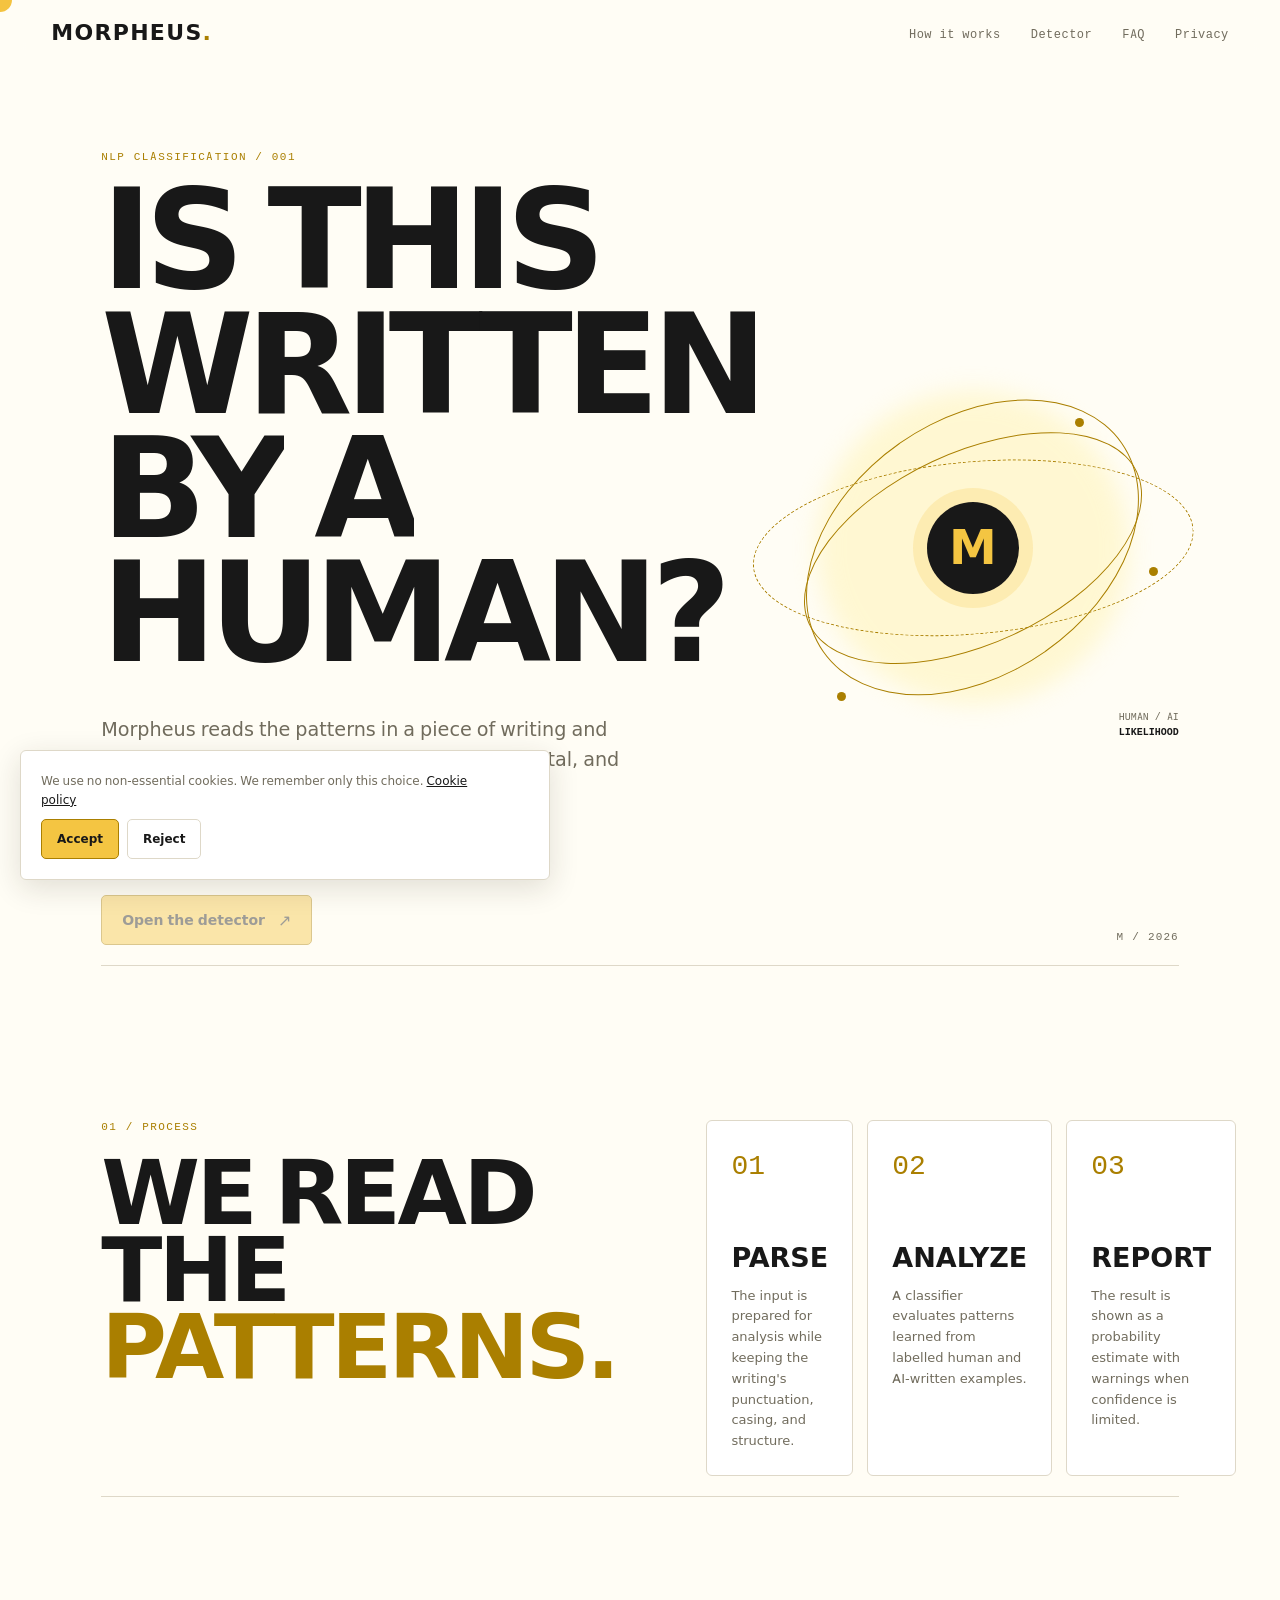
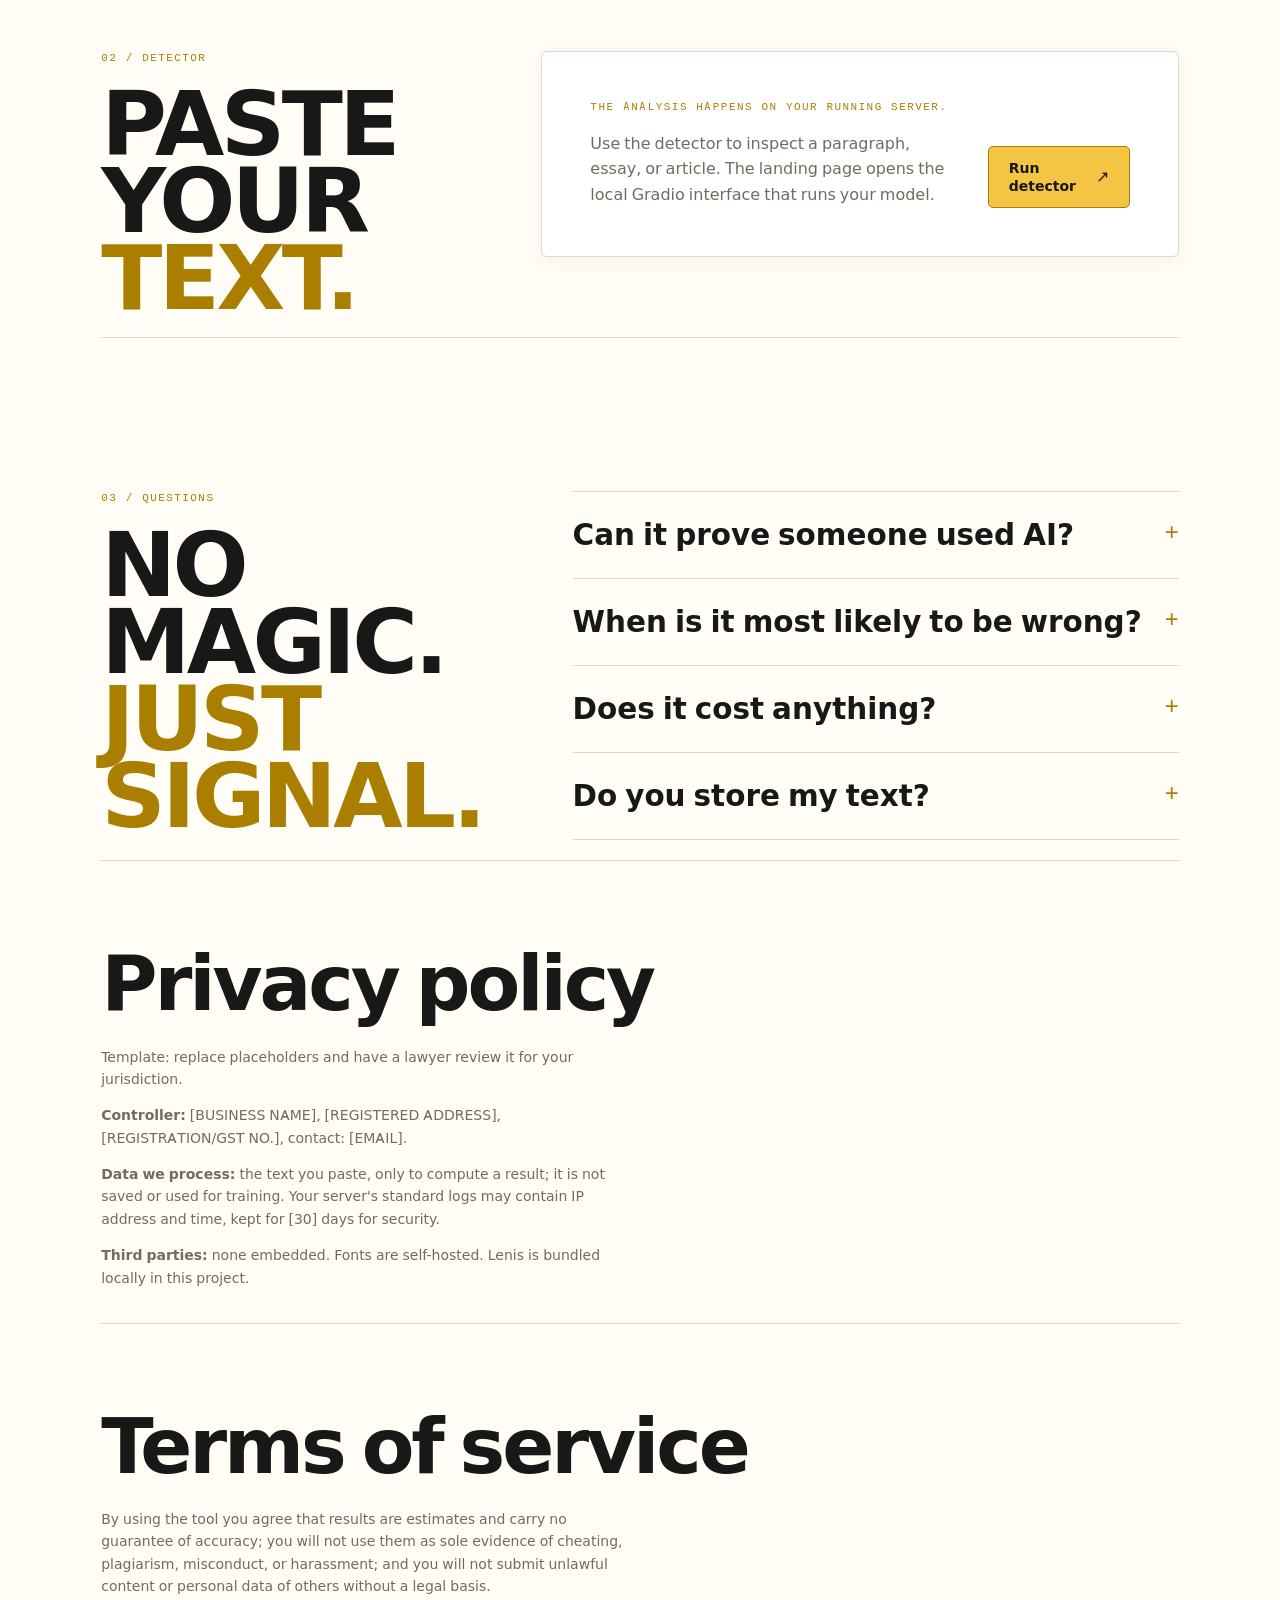
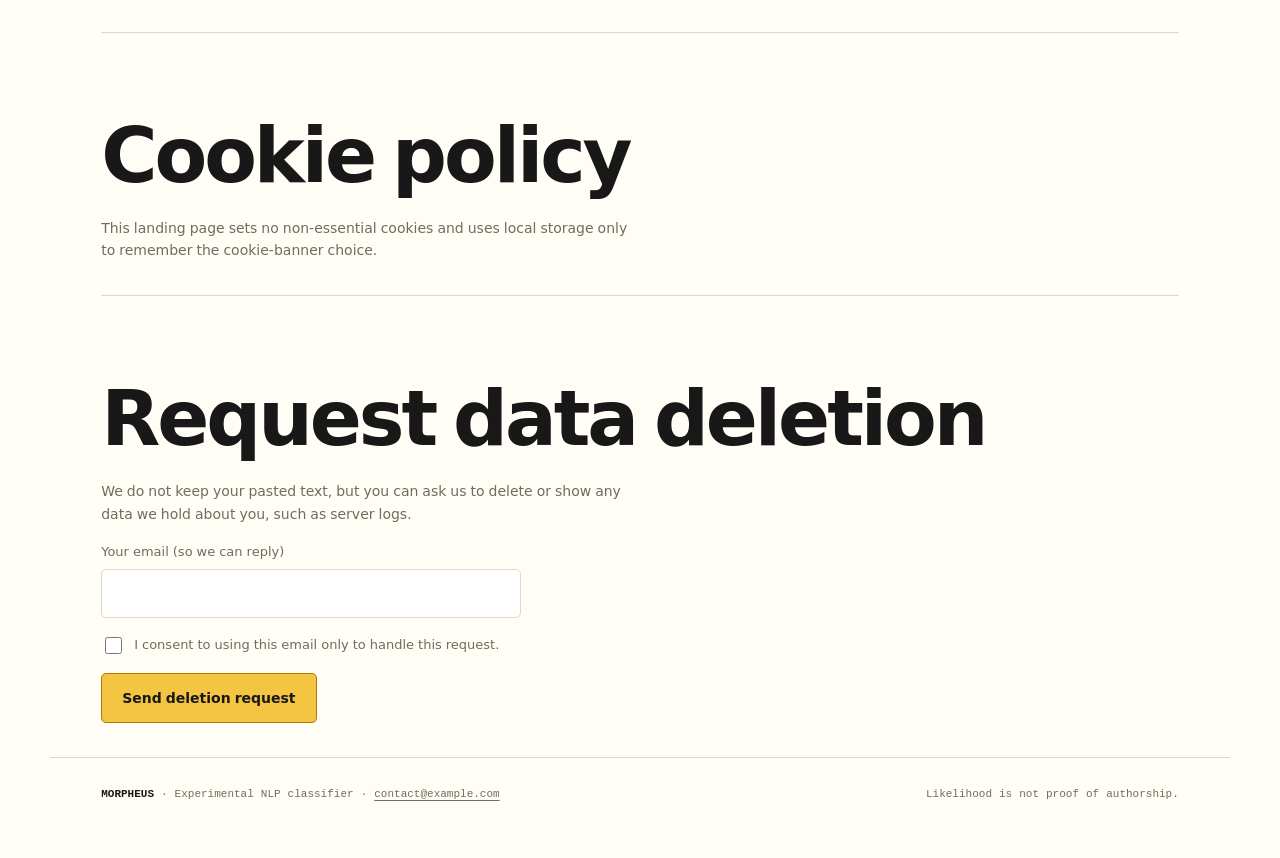
<file: Morpheus/morpheus-project/site/index.html>
<!doctype html>
<html lang="en">
<head>
  <meta charset="utf-8">
  <meta name="viewport" content="width=device-width,initial-scale=1,viewport-fit=cover">
  <title>Morpheus — AI writing likelihood detector</title>
  <meta name="description" content="Morpheus estimates whether text contains patterns commonly associated with AI-generated writing. It is an estimate, not proof of authorship.">
  <link rel="stylesheet" href="design-system.css">
</head>
<body>
  <a class="skip" href="#main">Skip to main content</a>
  <div id="load" role="status" aria-live="polite"><span>MORPHEUS</span></div>
  <div id="bar" role="presentation"></div>
  <div class="bg" aria-hidden="true"><span class="orb orb-one"></span><span class="orb orb-two"></span></div>
  <div id="cur" aria-hidden="true"></div>

  <header>
    <a class="logo" href="#top" aria-label="Morpheus home">MORPHEUS<span class="logo-dot">.</span></a>
    <button id="nb" aria-expanded="false" aria-controls="nav" aria-label="Menu"><i></i><i></i><i></i></button>
    <nav id="nav" aria-label="Main navigation">
      <ul>
        <li><a href="#how">How it works</a></li>
        <li><a href="#detector">Detector</a></li>
        <li><a href="#faq">FAQ</a></li>
        <li><a href="#privacy">Privacy</a></li>
      </ul>
    </nav>
  </header>

  <main id="main" tabindex="-1">
    <section class="hero" id="top">
      <div class="hero-copy">
        <p class="eyebrow">NLP CLASSIFICATION / 001</p>
        <h1 id="h1">IS THIS WRITTEN BY A HUMAN?</h1>
        <p class="hero-lede rv">Morpheus reads the patterns in a piece of writing and returns a likelihood estimate. Clear, experimental, and never presented as proof.</p>
        <form class="age-gate rv" id="age" aria-label="Age confirmation">
          <label><input type="checkbox" id="ok"> I am 16 or older, or I have a parent or guardian's permission to use this tool.</label>
          <a class="btn mag" id="go" href="http://localhost:7860" aria-disabled="true">Open the detector <span>↗</span></a>
        </form>
      </div>
      <div class="hero-art rv" role="img" aria-label="Abstract orbital diagram representing text analysis">
        <div class="orbit orbit-a"></div><div class="orbit orbit-b"></div><div class="orbit orbit-c"></div>
        <span class="core">M</span><span class="signal signal-a"></span><span class="signal signal-b"></span><span class="signal signal-c"></span>
        <p class="art-note">HUMAN / AI<br><b>LIKELIHOOD</b></p>
      </div>
      <div class="hero-index">M / 2026</div>
    </section>

    <section id="how" class="section how-section">
      <div class="section-heading"><p class="section-label">01 / PROCESS</p><h2 class="rv">WE READ THE<br><em>PATTERNS.</em></h2></div>
      <div class="process-grid">
        <article class="process-card rv"><b>01</b><h3>PARSE</h3><p>The input is prepared for analysis while keeping the writing's punctuation, casing, and structure.</p></article>
        <article class="process-card rv"><b>02</b><h3>ANALYZE</h3><p>A classifier evaluates patterns learned from labelled human and AI-written examples.</p></article>
        <article class="process-card rv"><b>03</b><h3>REPORT</h3><p>The result is shown as a probability estimate with warnings when confidence is limited.</p></article>
      </div>
    </section>

    <section id="detector" class="section detector-section">
      <div class="section-heading"><p class="section-label">02 / DETECTOR</p><h2 class="rv">PASTE YOUR<br><em>TEXT.</em></h2></div>
      <div class="detector-panel rv">
        <div><p class="panel-kicker">THE ANALYSIS HAPPENS ON YOUR RUNNING SERVER.</p><p class="panel-copy">Use the detector to inspect a paragraph, essay, or article. The landing page opens the local Gradio interface that runs your model.</p></div>
        <a class="btn mag" href="http://localhost:7860">Run detector <span>↗</span></a>
      </div>
    </section>

    <section id="faq" class="section faq-section">
      <div class="section-heading"><p class="section-label">03 / QUESTIONS</p><h2 class="rv">NO MAGIC.<br><em>JUST SIGNAL.</em></h2></div>
      <div class="faq-list">
        <details><summary>Can it prove someone used AI?</summary><p>No. It gives a statistical estimate that can be wrong. Do not use it as the sole basis for any decision about a person.</p></details>
        <details><summary>When is it most likely to be wrong?</summary><p>Short text, edited or paraphrased AI text, translated text, formal writing, writing by non-native speakers, and text from newer AI models than it was trained on.</p></details>
        <details><summary>Does it cost anything?</summary><p>No. There are no fees, subscriptions, or paid features in this project.</p></details>
        <details><summary>Do you store my text?</summary><p>No. See the Privacy section below and review your server logs and deployment configuration before launch.</p></details>
      </div>
    </section>

    <section id="privacy" class="legal-section"><h2>Privacy policy</h2><p class="mu">Template: replace placeholders and have a lawyer review it for your jurisdiction.</p><p><b>Controller:</b> [BUSINESS NAME], [REGISTERED ADDRESS], [REGISTRATION/GST NO.], contact: [EMAIL].</p><p><b>Data we process:</b> the text you paste, only to compute a result; it is not saved or used for training. Your server's standard logs may contain IP address and time, kept for [30] days for security.</p><p><b>Third parties:</b> none embedded. Fonts are self-hosted. Lenis is bundled locally in this project.</p></section>
    <section id="terms" class="legal-section"><h2>Terms of service</h2><p>By using the tool you agree that results are estimates and carry no guarantee of accuracy; you will not use them as sole evidence of cheating, plagiarism, misconduct, or harassment; and you will not submit unlawful content or personal data of others without a legal basis.</p></section>
    <section id="cookies" class="legal-section"><h2>Cookie policy</h2><p>This landing page sets no non-essential cookies and uses local storage only to remember the cookie-banner choice.</p></section>
    <section id="delete" class="legal-section"><h2>Request data deletion</h2><p>We do not keep your pasted text, but you can ask us to delete or show any data we hold about you, such as server logs.</p><form id="df"><label>Your email (so we can reply)<input type="email" id="em" required autocomplete="email"></label><label><input type="checkbox" id="dc" required> I consent to using this email only to handle this request.</label><button class="btn" type="submit">Send deletion request</button><p class="mu" id="dm" role="status"></p></form></section>
  </main>

  <footer><p><b>MORPHEUS</b> · Experimental NLP classifier · <a href="mailto:contact@example.com">contact@example.com</a></p><p>Likelihood is not proof of authorship.</p></footer>
  <div id="ck" role="dialog" aria-label="Cookie notice" hidden><p>We use no non-essential cookies. We remember only this choice. <a href="#cookies">Cookie policy</a></p><button class="btn" data-c="accepted">Accept</button><button class="btn secondary" data-c="rejected">Reject</button></div>

  <script src="lenis.min.js" defer></script>
  <script src="app.js" defer></script>
</body>
</html>
</file>
<file: Morpheus/morpheus-project/site/design-system.css>
@font-face{font-family:"Chakra Petch";font-weight:700;font-display:swap;src:local("Chakra Petch Bold"),url(fonts/chakra-petch-700.woff2) format("woff2")}
@font-face{font-family:Lexend;font-weight:400;font-display:swap;src:local("Lexend"),url(fonts/lexend-400.woff2) format("woff2")}
@font-face{font-family:"JetBrains Mono";font-weight:400;font-display:swap;src:local("JetBrains Mono"),url(fonts/jetbrains-mono-400.woff2) format("woff2")}
:root{--ivory:#fffdf5;--paper:#fff;--ink:#181818;--muted:#716c5d;--line:#ded8c8;--yellow:#f4c542;--yellow-dark:#aa7f00;--soft:#fff1a8;--green:#2f6f4e;--head:"Chakra Petch",system-ui,sans-serif;--body:Lexend,system-ui,sans-serif;--mono:"JetBrains Mono",ui-monospace,monospace;--max:1180px;--pad:clamp(20px,4vw,56px);--ease:cubic-bezier(.2,.7,.2,1);--spring:cubic-bezier(.34,1.35,.64,1)}
*{box-sizing:border-box}html{scroll-padding-top:86px;background:var(--ivory)}body{margin:0;background:var(--ivory);color:var(--ink);font:400 16px/1.6 var(--body);overflow-x:hidden;transition:opacity .35s ease}body.leaving{opacity:0}a{color:inherit}p{max-width:66ch}.mu{color:var(--muted)}
:focus-visible{outline:3px solid var(--yellow);outline-offset:4px;border-radius:4px}.skip{position:absolute;left:-999px;top:12px;background:var(--yellow);padding:12px;z-index:200}.skip:focus{left:12px}
header{position:fixed;inset:0 0 auto;z-index:50;max-width:none;padding:20px var(--pad);display:flex;justify-content:space-between;align-items:center;background:rgba(255,253,245,.9);border-bottom:1px solid transparent;backdrop-filter:blur(12px)}.logo{font:700 22px/1 var(--head);letter-spacing:.06em;text-decoration:none}.logo-dot{color:var(--yellow-dark)}nav ul{display:flex;gap:30px;list-style:none;margin:0;padding:0}nav a{font:400 12px var(--mono);text-decoration:none;color:var(--muted);letter-spacing:.04em;padding:8px 0;border-bottom:2px solid transparent;transition:color .2s ease,border-color .2s ease}nav a:hover{color:var(--ink);border-color:var(--yellow-dark)}#nb{display:none;background:none;border:0;width:48px;height:48px;cursor:pointer}#nb i{display:block;width:25px;height:2px;margin:5px auto;background:var(--ink);transition:transform .25s ease,opacity .2s ease}#nb[aria-expanded=true] i:nth-child(1){transform:translateY(7px) rotate(45deg)}#nb[aria-expanded=true] i:nth-child(2){opacity:0}#nb[aria-expanded=true] i:nth-child(3){transform:translateY(-7px) rotate(-45deg)}
#bar{position:fixed;top:0;left:0;height:3px;width:0;background:var(--yellow);z-index:70}.bg{position:fixed;inset:0;z-index:-1;overflow:hidden;pointer-events:none}.orb{position:absolute;border-radius:50%;filter:blur(2px);opacity:.38}.orb-one{width:48vw;height:48vw;right:-15vw;top:8vh;background:radial-gradient(circle at 35% 35%,#fff 0 6%,var(--soft) 22%,var(--yellow) 45%,transparent 70%);animation:float-one 18s ease-in-out infinite alternate}.orb-two{width:25vw;height:25vw;left:-12vw;top:72vh;background:radial-gradient(circle,var(--soft),transparent 68%);animation:float-two 22s ease-in-out infinite alternate}@keyframes float-one{to{transform:translate(-5vw,5vh) scale(1.08)}}@keyframes float-two{to{transform:translate(8vw,-5vh) scale(1.12)}}
main,footer{max-width:var(--max);margin:0 auto;padding:0 var(--pad)}section{padding:clamp(90px,12vw,170px) 0 20px}.hero{min-height:100vh;display:grid;grid-template-columns:minmax(0,1.05fr) minmax(280px,.75fr);gap:clamp(30px,7vw,110px);align-items:center;padding-top:150px;position:relative}.hero-copy{position:relative;z-index:2}.eyebrow,.section-label,.panel-kicker{font:400 11px/1.2 var(--mono);letter-spacing:.13em;color:var(--yellow-dark);margin:0 0 22px}.hero h1{font:700 clamp(4.2rem,10.8vw,10rem)/.82 var(--head);letter-spacing:-.055em;margin:0 0 32px;max-width:850px}.hero-lede{font-size:clamp(16px,1.5vw,20px);line-height:1.55;color:var(--muted);max-width:560px}.age-gate{margin-top:30px;max-width:430px}.age-gate label{display:block;color:var(--muted);font-size:12px;line-height:1.5;margin-bottom:20px}.age-gate input,.legal-section input[type=checkbox]{accent-color:var(--yellow-dark);width:17px;height:17px;vertical-align:middle;margin-right:8px}.btn{display:inline-flex;align-items:center;justify-content:center;gap:13px;min-height:50px;padding:12px 20px;background:var(--yellow);color:var(--ink);border:1px solid var(--yellow-dark);border-radius:5px;text-decoration:none;font:700 14px var(--head);cursor:pointer;transition:transform .25s var(--spring),background .2s ease,box-shadow .2s ease}.btn:hover{background:#eabb32;transform:translateY(-3px);box-shadow:0 8px 0 rgba(170,127,0,.12)}.btn[aria-disabled=true]{opacity:.42;pointer-events:auto;cursor:not-allowed}.btn.secondary{background:var(--paper);border-color:var(--line)}.btn span{font:400 16px var(--mono)}.hero-index{position:absolute;bottom:22px;right:0;color:var(--muted);font:400 11px var(--mono);letter-spacing:.1em}
.hero-art{height:min(40vw,480px);min-height:300px;position:relative;display:grid;place-items:center}.hero-art:before{content:"";position:absolute;width:76%;aspect-ratio:1;border-radius:50%;background:var(--soft);opacity:.45;filter:blur(12px)}.orbit{position:absolute;border:1px solid var(--yellow-dark);border-radius:50%;transform:rotate(-25deg)}.orbit-a{width:88%;height:40%;animation:spin-a 16s linear infinite}.orbit-b{width:62%;height:76%;transform:rotate(55deg);animation:spin-b 19s linear infinite}.orbit-c{width:42%;height:92%;transform:rotate(85deg);border-style:dashed;animation:spin-a 25s linear infinite reverse}.core{width:92px;height:92px;display:grid;place-items:center;border-radius:50%;background:var(--ink);color:var(--yellow);font:700 48px var(--head);z-index:1;box-shadow:0 0 0 14px rgba(244,197,66,.22)}.signal{position:absolute;width:9px;height:9px;border-radius:50%;background:var(--yellow-dark);z-index:2}.signal-a{top:23%;right:23%}.signal-b{bottom:18%;left:17%}.signal-c{top:54%;right:5%}.art-note{position:absolute;right:0;bottom:8%;font:400 10px/1.5 var(--mono);color:var(--muted);text-align:right}.art-note b{color:var(--ink)}@keyframes spin-a{to{transform:rotate(335deg)}}@keyframes spin-b{to{transform:rotate(-305deg)}}
.section{border-top:1px solid var(--line);display:grid;grid-template-columns:.55fr 1fr;gap:clamp(30px,7vw,110px)}.section-heading h2,.legal-section h2{font:700 clamp(3.3rem,7vw,7rem)/.86 var(--head);letter-spacing:-.04em;margin:0}.section-heading em{font-style:normal;color:var(--yellow-dark)}.process-grid{display:grid;grid-template-columns:repeat(3,1fr);gap:14px}.process-card{background:var(--paper);border:1px solid var(--line);border-radius:6px;padding:24px;min-height:260px;transition:transform .35s var(--spring),border-color .2s ease}.process-card:hover{transform:translateY(-8px);border-color:var(--yellow-dark)}.process-card>b{font:400 28px var(--mono);color:var(--yellow-dark)}.process-card h3{font:700 27px var(--head);margin:58px 0 10px}.process-card p{font-size:13px;color:var(--muted);margin:0}.detector-panel{align-self:start;display:flex;justify-content:space-between;align-items:end;gap:30px;background:var(--paper);border:1px solid var(--line);border-radius:6px;padding:clamp(24px,4vw,48px);box-shadow:0 4px 20px rgba(40,35,20,.05)}.panel-kicker{margin-bottom:18px}.panel-copy{color:var(--muted);max-width:470px;margin:0}.faq-list{border-top:1px solid var(--line)}details{border-bottom:1px solid var(--line);padding:24px 0}summary{cursor:pointer;list-style:none;padding-right:30px;font:700 clamp(20px,2.3vw,30px) var(--head);position:relative}summary::-webkit-details-marker{display:none}summary:after{content:"+";position:absolute;right:0;color:var(--yellow-dark);font:400 24px var(--mono)}details[open] summary:after{content:"–"}details p{color:var(--muted);font-size:14px;max-width:650px;margin:15px 0 0}.legal-section{border-top:1px solid var(--line);padding:90px 0 20px}.legal-section h2{font-size:clamp(2.8rem,6vw,5.5rem);margin-bottom:28px}.legal-section p{color:var(--muted);font-size:14px}.legal-section label{display:block;margin:16px 0;color:var(--muted);font-size:13px}.legal-section input[type=email]{display:block;width:min(100%,420px);margin-top:7px;padding:13px;border:1px solid var(--line);border-radius:5px;background:var(--paper);font:inherit}.legal-section input[type=email]:focus{outline:2px solid var(--yellow);border-color:var(--yellow-dark)}footer{border-top:1px solid var(--line);padding-top:28px;padding-bottom:58px;display:flex;justify-content:space-between;gap:25px;color:var(--muted);font:11px var(--mono)}footer p{margin:0}footer b{color:var(--ink)}footer a{text-decoration:underline;text-underline-offset:3px}#load{position:fixed;inset:0;background:var(--ivory);display:grid;place-items:center;z-index:100;transition:opacity .5s ease,visibility .5s ease}#load.done{opacity:0;visibility:hidden}#load span{font:700 28px var(--head);letter-spacing:.08em;animation:pulse .8s ease-in-out infinite alternate}@keyframes pulse{to{opacity:.3;transform:translateY(-4px)}}#ck{position:fixed;left:20px;right:20px;bottom:20px;max-width:530px;background:var(--paper);border:1px solid var(--line);box-shadow:0 8px 30px rgba(40,35,20,.14);padding:20px;z-index:150;border-radius:6px}#ck[hidden]{display:none}#ck p{font-size:12px;color:var(--muted);margin:0 0 10px}#ck a{color:var(--ink)}#ck .btn{margin-right:8px;min-height:40px;padding:8px 15px;font-size:12px}.rv{opacity:0;transform:translateY(28px);transition:opacity .7s var(--ease),transform .7s var(--spring)}.rv.in{opacity:1;transform:none}#cur{position:fixed;left:0;top:0;width:24px;height:24px;margin:-12px 0 0 -12px;border-radius:50%;background:var(--yellow);pointer-events:none;z-index:200;display:none;mix-blend-mode:multiply;transition:width .2s ease,height .2s ease,margin .2s ease}@media(pointer:fine){.cc,.cc a,.cc button,.cc summary{cursor:none}.cc #cur{display:block}.cc #cur.h{width:54px;height:54px;margin:-27px 0 0 -27px}}
@media(max-width:820px){nav ul{gap:16px}.hero{grid-template-columns:1fr;padding-top:125px}.hero-art{width:min(80vw,420px);margin:20px auto 0}.hero-index{position:static;margin-top:25px}.section{grid-template-columns:1fr;gap:40px}.process-grid{grid-template-columns:1fr}.process-card{min-height:0}.detector-panel{align-items:start;flex-direction:column}.detector-panel .btn{width:100%}}
@media(max-width:650px){header{padding:14px 20px}#nb{display:block}nav{position:absolute;top:100%;left:0;right:0;background:rgba(255,253,245,.98);max-height:0;overflow:hidden;transition:max-height .3s ease;border-bottom:1px solid transparent}nav.open{max-height:80vh;border-color:var(--line)}nav ul{display:flex;flex-direction:column;padding:14px 20px 20px;gap:0}nav a{display:block;padding:13px 0}.hero h1{font-size:clamp(3.7rem,17vw,6rem)}.hero-art{min-height:250px}.section{padding-top:100px}.section-heading h2{font-size:clamp(3.3rem,15vw,5rem)}footer{flex-direction:column}}
@media(prefers-reduced-motion:reduce){*,*::before,*::after{animation:none!important;transition:none!important;scroll-behavior:auto!important}.rv{opacity:1;transform:none}#cur{display:none!important}}

.word{display:inline-block;overflow:hidden;vertical-align:top;padding-bottom:.08em}.word b{display:inline-block;font-weight:inherit;transform:translateY(115%);transition:transform .75s var(--spring)}.hero h1.in .word b{transform:none}
</file>
